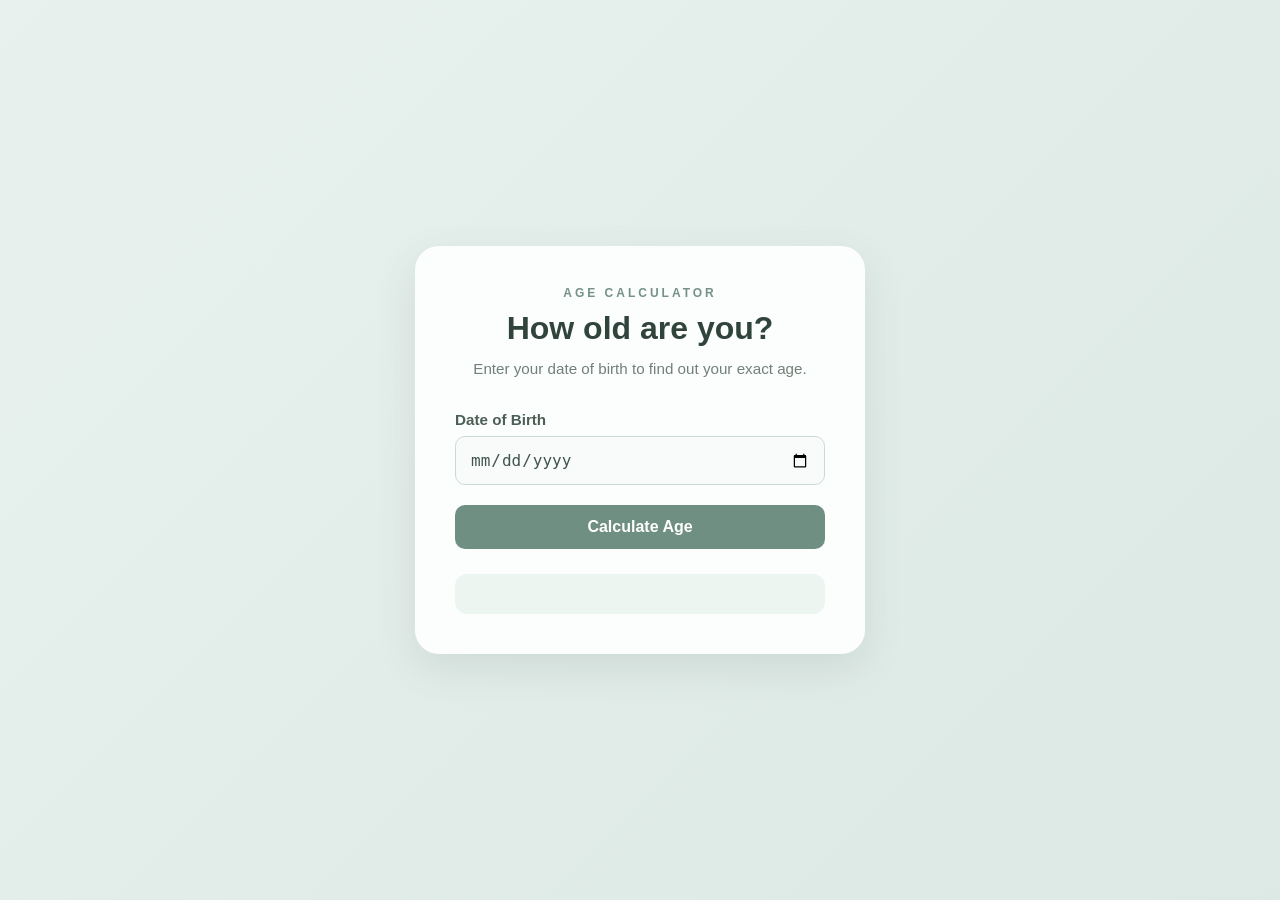
<file: age-calculator/index.html>
<!DOCTYPE html>
<html lang="en">
<head>
    <meta charset="UTF-8">
    <meta name="viewport" content="width=device-width, initial-scale=1.0">
    <title>Age Calculator</title>

    <link rel="stylesheet" href="style.css">
</head>
<body>

    <main class="calculator">

        <div class="intro">
            <p class="small-heading">AGE CALCULATOR</p>
            <h1>How old are you?</h1>
            <p class="description">
                Enter your date of birth to find out your exact age.
            </p>
        </div>

        <div class="input-group">
            <label for="birth-date">Date of Birth</label>
            <input type="date" id="birth-date">
        </div>

        <button id="calculate-button">Calculate Age</button>

        <div id="result" class="result"></div>

    </main>

    <script src="script.js"></script>
</body>
</html>
</file>
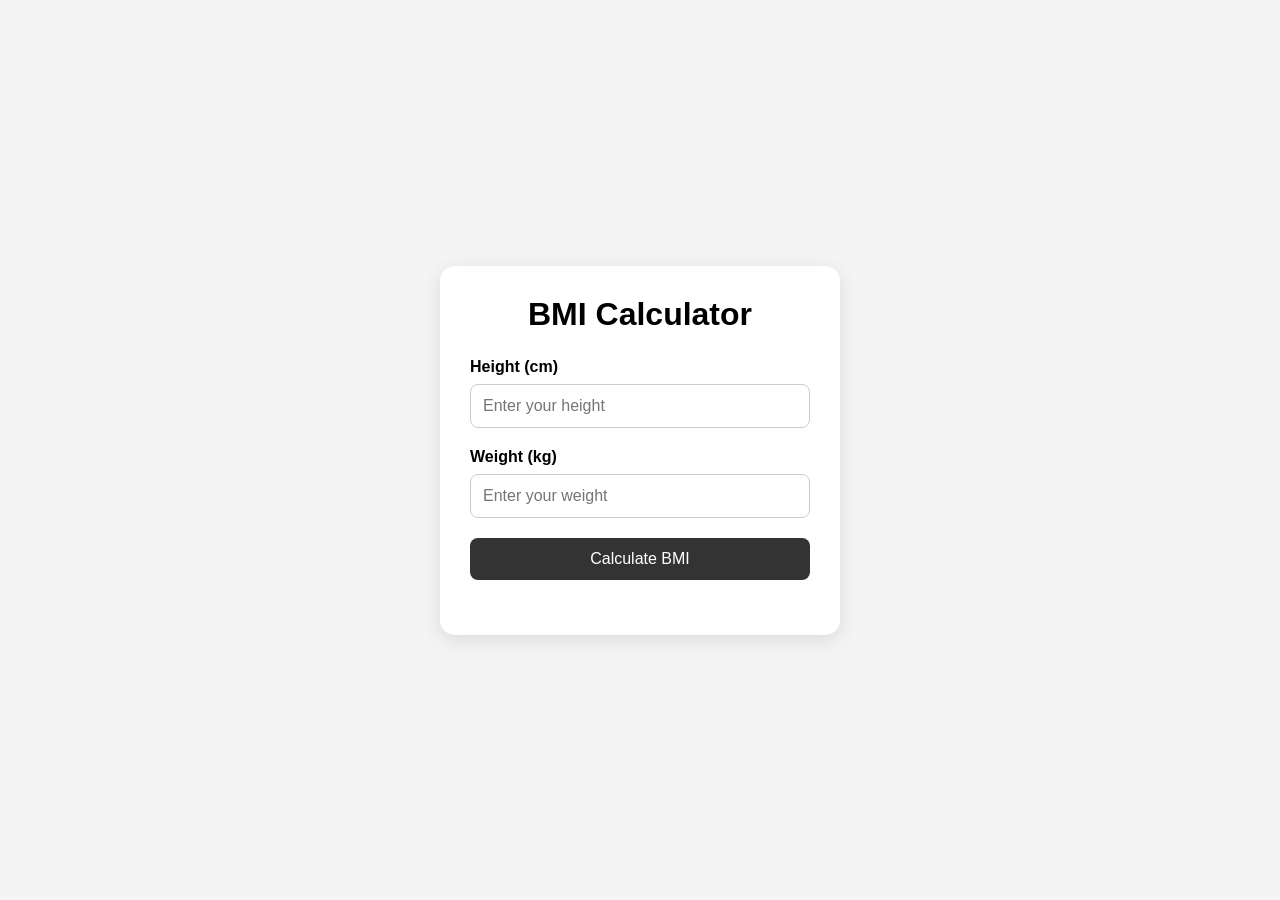
<file: bmi-calculator/index.html>
<!DOCTYPE html>
<html lang="en">
<head>
    <meta charset="UTF-8">
    <meta name="viewport" content="width=device-width, initial-scale=1.0">
    <title>BMI Calculator</title>

    <link rel="stylesheet" href="style.css">
</head>
<body>

    <main class="calculator">

        <h1>BMI Calculator</h1>

        <div class="input-group">
            <label for="height">Height (cm)</label>
            <input type="number" id="height" placeholder="Enter your height">
        </div>

        <div class="input-group">
            <label for="weight">Weight (kg)</label>
            <input type="number" id="weight" placeholder="Enter your weight">
        </div>

        <button id="calculate-button">Calculate BMI</button>

        <div id="result"></div>

    </main>

    <script src="script.js"></script>
</body>
</html>
</file>
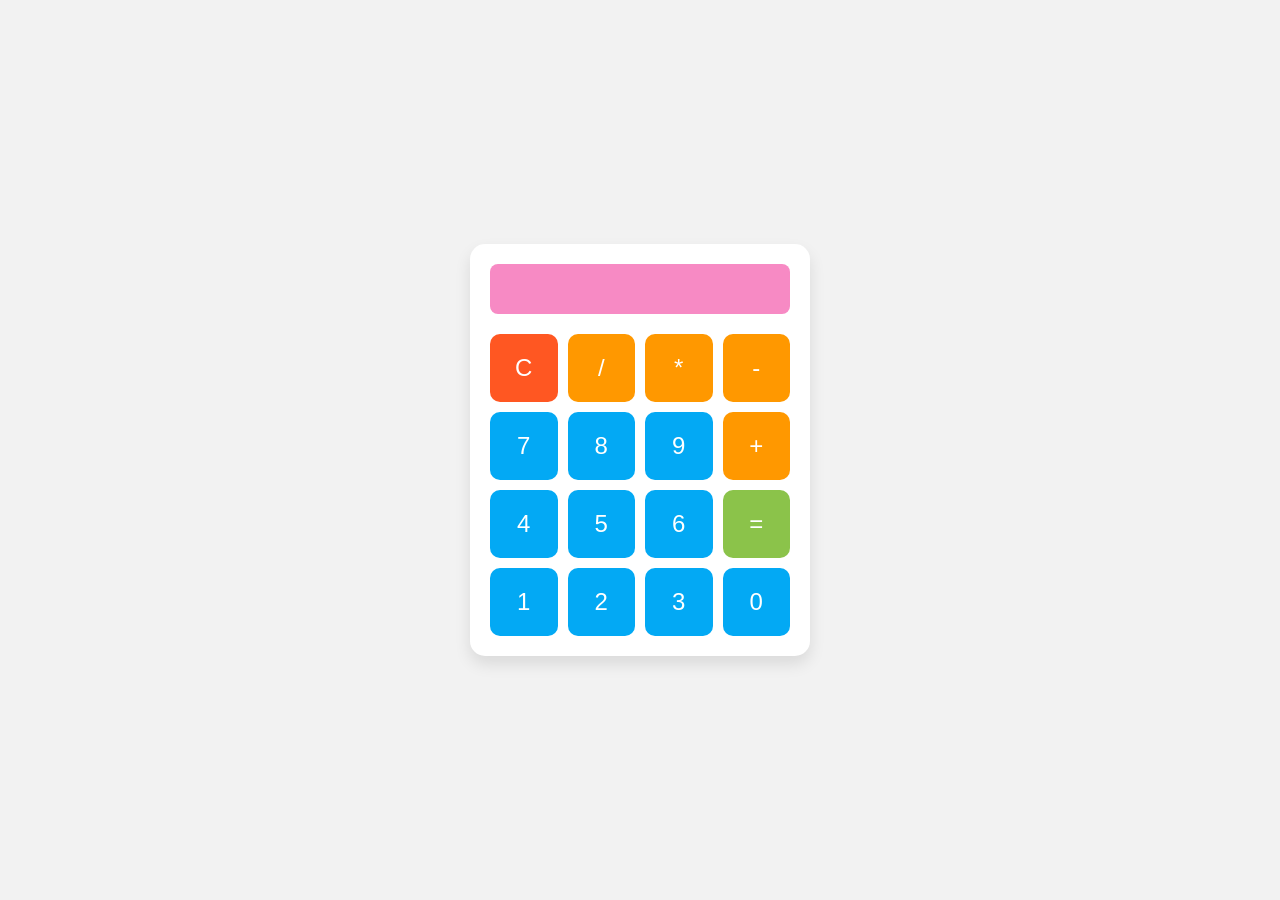
<file: Javascipt Calculator/index.html>
<html>
<head>
    <style>
        body {
            font-family: Arial, sans-serif;
            display: flex;
            justify-content: center;
            align-items: center;
            height: 100vh;
            background-color: #f2f2f2;
            margin: 0;
        }
        .calculator {
            width: 300px;
            background-color: #fff;
            border-radius: 15px;
            box-shadow: 0 8px 16px rgba(0, 0, 0, 0.1);
            padding: 20px;
        }
        .display {
            width: 100%;
            height: 50px;
            text-align: right;
            font-size: 1.5rem;
            padding: 10px;
            margin-bottom: 20px;
            border: none;
            background-color: #f78ac4;
            border-radius: 8px;
            color: #333;
        }
        .buttons {
            display: grid;
            grid-template-columns: repeat(4, 1fr);
            gap: 10px;
        }
        .button {
            background-color: #03a9f4;
            border: none;
            font-size: 1.5rem;
            padding: 20px;
            cursor: pointer;
            border-radius: 10px;
            transition: background-color 0.3s, transform 0.2s;
            color: white;
        }
        .button:hover {
            background-color: #0288d1;
            transform: scale(1.1);
        }
        .button:active {
            transform: scale(0.95);
        }
        .button.clear {
            background-color: #ff5722;
        }
        .button.clear:hover {
            background-color: #e64a19;
        }
        .button.equal {
            background-color: #8bc34a;
        }
        .button.equal:hover {
            background-color: #689f38;
        }
        .button.operator {
            background-color: #ff9800;
        }
        .button.operator:hover {
            background-color: #f57c00;
        }
    </style>
</head>
<body>
    <div class="calculator">
        <input type="text" id="display" class="display" disabled>
        <div class="buttons">
            <button class="button clear" onclick="clearDisplay()">C</button>
            <button class="button operator" onclick="appendOperation('/')">/</button>
            <button class="button operator" onclick="appendOperation('*')">*</button>
            <button class="button operator" onclick="appendOperation('-')">-</button>

            <button class="button" onclick="appendNumber('7')">7</button>
            <button class="button" onclick="appendNumber('8')">8</button>
            <button class="button" onclick="appendNumber('9')">9</button>
            <button class="button operator" onclick="appendOperation('+')">+</button>

            <button class="button" onclick="appendNumber('4')">4</button>
            <button class="button" onclick="appendNumber('5')">5</button>
            <button class="button" onclick="appendNumber('6')">6</button>
            <button class="button equal" onclick="calculate()">=</button>

            <button class="button" onclick="appendNumber('1')">1</button>
            <button class="button" onclick="appendNumber('2')">2</button>
            <button class="button" onclick="appendNumber('3')">3</button>
            <button class="button" onclick="appendNumber('0')">0</button>
        </div>
    </div>

    <script>
        let currentInput = '';
        let currentOperation = '';
        let previousInput = '';

        function appendNumber(number) {
            currentInput += number;
            document.getElementById('display').value = `${previousInput} ${currentOperation} ${currentInput}`;
        }

        function appendOperation(operation) {
            if (currentInput === '') return;
            if (previousInput !== '') {
                calculate(); // Calculate the previous operation before appending a new one
            }
            currentOperation = operation;
            previousInput = currentInput;
            currentInput = '';
            document.getElementById('display').value = `${previousInput} ${currentOperation}`;
        }

        function calculate() {
            if (previousInput === '' || currentInput === '') return;
            let result;
            let prev = parseFloat(previousInput);
            let current = parseFloat(currentInput);

            switch (currentOperation) {
                case '+':
                    result = prev + current;
                    break;
                case '-':
                    result = prev - current;
                    break;
                case '*':
                    result = prev * current;
                    break;
                case '/':
                    if (current === 0) {
                        alert("Cannot divide by zero");
                        return;
                    }
                    result = prev / current;
                    break;
                default:
                    return;
            }

            currentInput = result.toString();
            currentOperation = '';
            previousInput = '';
            document.getElementById('display').value = currentInput;
        }

        function clearDisplay() {
            currentInput = '';
            previousInput = '';
            currentOperation = '';
            document.getElementById('display').value = '';
        }
    </script>
</body>
</html>
</file>
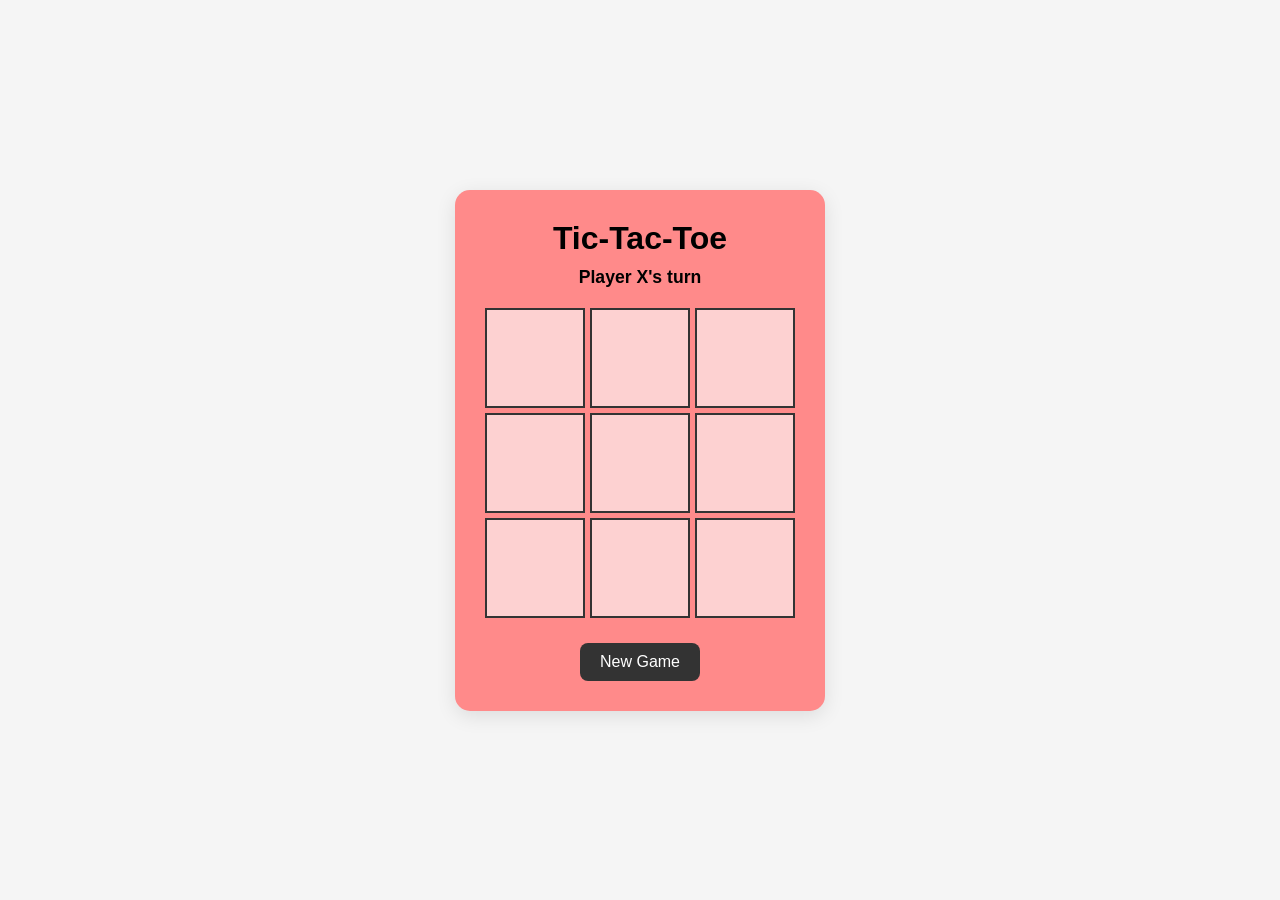
<file: tic-tac-toe-javascript/index.html>
<!DOCTYPE html>
<html lang="en">
<head>
    <meta charset="UTF-8">
    <meta name="viewport" content="width=device-width, initial-scale=1.0">
    <title>Tic-Tac-Toe</title>

    <link rel="stylesheet" href="style.css">
</head>
<body>

    <main class="game-container">

        <h1>Tic-Tac-Toe</h1>

        <p id="status">Player X's turn</p>

        <div class="game-board">
            <button class="cell" data-index="0"></button>
            <button class="cell" data-index="1"></button>
            <button class="cell" data-index="2"></button>

            <button class="cell" data-index="3"></button>
            <button class="cell" data-index="4"></button>
            <button class="cell" data-index="5"></button>

            <button class="cell" data-index="6"></button>
            <button class="cell" data-index="7"></button>
            <button class="cell" data-index="8"></button>
        </div>

        <button id="restart-button">New Game</button>

    </main>

    <script src="script.js"></script>
</body>
</html>
</file>
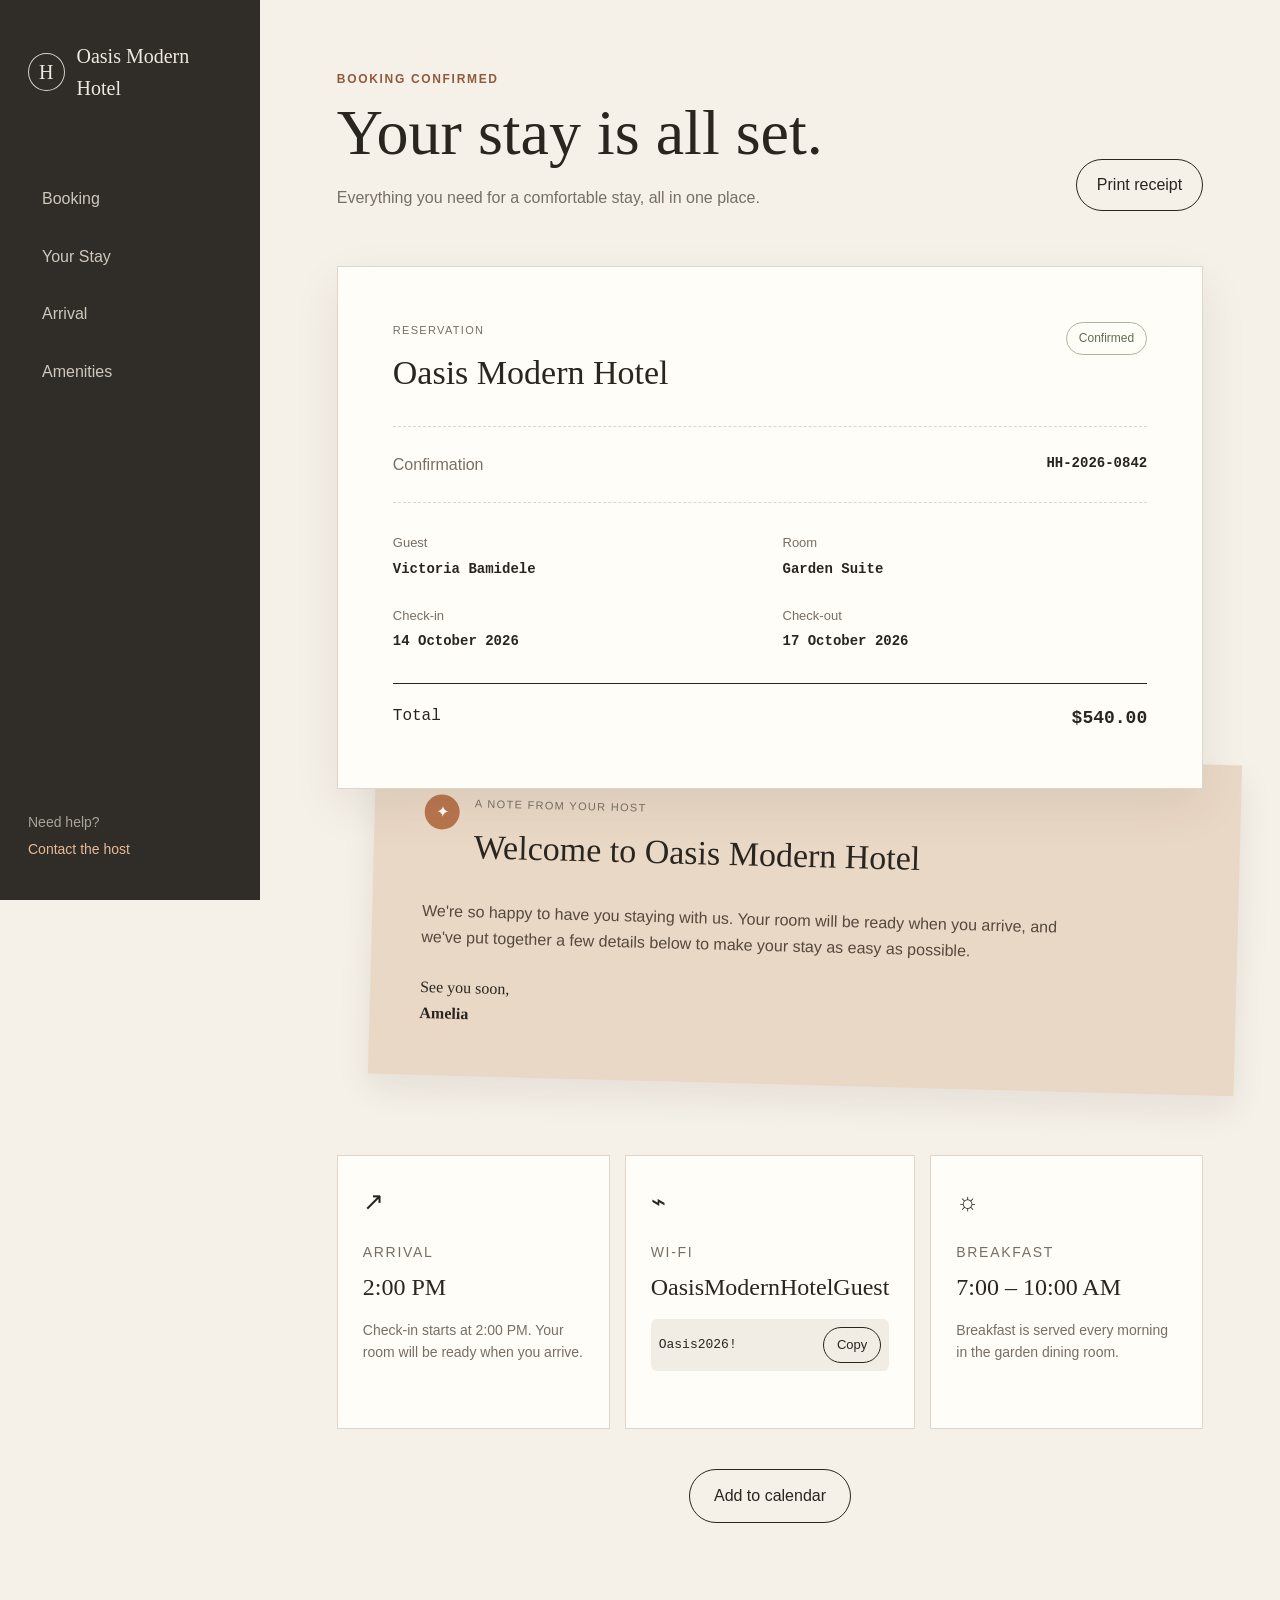
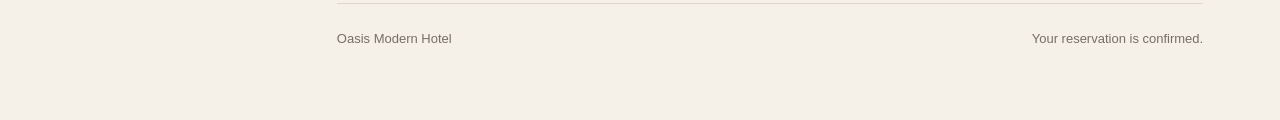
<file: frontend-projects/hotel-booking/index.html>
<!DOCTYPE html>
<html lang="en">
<head>
    <meta charset="UTF-8">
    <meta name="viewport" content="width=device-width, initial-scale=1.0">

    <title>Hotel Booking Confirmation</title>

    <link rel="stylesheet" href="style.css">
</head>

<body>

    <main class="booking-page">
                <!-- SIDEBAR -->

    <aside class="sidebar">

    <div class="brand">
        <span class="brand-mark">H</span>
        <span class="brand-name">Oasis Modern Hotel</span>
    </div>

    <button 
        class="menu-toggle" 
        id="menu-toggle"
        type="button"
        aria-label="Open navigation menu"
        aria-expanded="false"
    >
        ☰
    </button>

    <nav class="sidebar-nav" id="sidebar-nav" aria-label="Main navigation">
        <a href="#booking">Booking</a>
        <a href="#stay">Your Stay</a>
        <a href="#arrival">Arrival</a>
        <a href="#amenities">Amenities</a>
    </nav>

    <div class="sidebar-footer">
        <p>Need help?</p>
        <a href="mailto:hello@oasismodernhotel.com">
            Contact the host
        </a>
    </div>

    </aside>
            <!-- MAIN CONTENT -->

    <section class="booking-content" id="booking">

    <header class="page-header">
        <div>
            <p class="eyebrow">Booking confirmed</p>
            <h1>Your stay is all set.</h1>
            <p class="intro">
                Everything you need for a comfortable stay,
                all in one place.
            </p>
        </div>

        <button class="print-button" id="print-receipt" type="button">
            Print receipt
        </button>
    </header>
                <!-- CARD STACK -->

    <section class="card-stack" id="stay">

    <article class="receipt-card">

        <div class="receipt-header">
            <div>
                <p class="card-label">Reservation</p>
                <h2>Oasis Modern Hotel</h2>
            </div>

            <span class="confirmation-status">
                Confirmed
            </span>
        </div>

        <div class="confirmation-number">
            <span>Confirmation</span>
            <strong id="confirmation-number">
                HH-2026-0842
            </strong>
        </div>

        <div class="receipt-details">

            <div class="detail-item">
                <span>Guest</span>
                <strong id="guest-name">
                    Victoria Bamidele
                </strong>
            </div>

            <div class="detail-item">
                <span>Room</span>
                <strong id="room-type">
                    Garden Suite
                </strong>
            </div>

            <div class="detail-item">
                <span>Check-in</span>
                <strong id="check-in">
                    14 October 2026
                </strong>
            </div>

            <div class="detail-item">
                <span>Check-out</span>
                <strong id="check-out">
                    17 October 2026
                </strong>
            </div>

        </div>

        <div class="receipt-total">
            <span>Total</span>
            <strong id="booking-total">
                $540.00
            </strong>
        </div>

    </article>
                    <!-- HOST NOTE -->

    <article class="host-note">

    <div class="note-header">
        <span class="note-icon">✦</span>

        <div>
            <p class="card-label">A note from your host</p>
            <h2>Welcome to Oasis Modern Hotel</h2>
        </div>
    </div>

    <p class="host-message">
        We're so happy to have you staying with us.
        Your room will be ready when you arrive, and
        we've put together a few details below to make
        your stay as easy as possible.
    </p>

    <p class="host-signature">
        See you soon,<br>
        <strong>Amelia</strong>
    </p>
    </article>
    </section>
                    <!-- STAY INFORMATION -->

    <section class="stay-info" id="amenities">
                    <!-- ARRIVAL -->

    <article class="info-card" id="arrival">

        <span class="info-icon">↗</span>

        <div>
            <p class="info-label">Arrival</p>

            <h3>2:00 PM</h3>

            <p>
                Check-in starts at 2:00 PM.
                Your room will be ready when you arrive.
            </p>
        </div>

    </article>

                    <!-- WI-FI -->

    <article class="info-card">

        <span class="info-icon">⌁</span>

        <div>
            <p class="info-label">Wi-Fi</p>

            <h3 id="wifi-name">OasisModernHotelGuest</h3>

            <div class="wifi-password">

                <code id="wifi-password">
                    Oasis2026!
                </code>

                <button
                    type="button"
                    class="copy-button"
                    id="copy-wifi"
                    aria-label="Copy Wi-Fi password"
                >
                    Copy
                </button>

            </div>

            <p id="copy-message" class="copy-message" aria-live="polite"></p>

        </div>

    </article>

                    <!-- BREAKFAST -->

    <article class="info-card">

        <span class="info-icon">☼</span>

        <div>
            <p class="info-label">Breakfast</p>

            <h3>7:00 – 10:00 AM</h3>

            <p>
                Breakfast is served every morning
                in the garden dining room.
            </p>
        </div>

    </article>
    </section>
                    <!-- ACTIONS -->

    <div class="booking-actions">

    <button 
        type="button" 
        class="calendar-button"
        id="add-calendar"
    >
        Add to calendar
    </button>
     </div>
                 <!-- FOOTER -->

     <footer class="page-footer">

    <p>
       Oasis Modern Hotel
    </p>

    <p>
        Your reservation is confirmed.
    </p>

     </footer>

    </main>
    <script src="script.js"></script>

</body>
</html>
</file>
<file: age-calculator/style.css>
* {
    box-sizing: border-box;
    margin: 0;
    padding: 0;
}

body {
    font-family: Arial, sans-serif;
    min-height: 100vh;

    display: flex;
    justify-content: center;
    align-items: center;

    background: linear-gradient(135deg, #e8f1ed, #dce9e5);
    color: #33443d;
}

.calculator {
    width: 90%;
    max-width: 450px;
    padding: 40px;

    background-color: rgba(255, 255, 255, 0.9);
    border-radius: 24px;

    box-shadow: 0 15px 40px rgba(70, 90, 80, 0.12);
}

.intro {
    text-align: center;
    margin-bottom: 30px;
}

.small-heading {
    font-size: 0.75rem;
    letter-spacing: 3px;
    color: #759287;
    font-weight: bold;
    margin-bottom: 10px;
}

h1 {
    font-size: 2rem;
    margin-bottom: 10px;
    color: #30443b;
}

.description {
    color: #718078;
    line-height: 1.6;
    font-size: 0.95rem;
}

.input-group {
    margin-bottom: 20px;
}

label {
    display: block;
    margin-bottom: 8px;
    font-size: 0.95rem;
    font-weight: bold;
    color: #4b5f56;
}

input {
    width: 100%;
    padding: 13px 14px;

    border: 1px solid #cbdad4;
    border-radius: 10px;

    background-color: #f8fbfa;
    color: #40544b;

    font-size: 1rem;
    outline: none;
}

input:focus {
    border-color: #8ca99d;
    box-shadow: 0 0 0 3px rgba(140, 169, 157, 0.15);
}

#calculate-button {
    width: 100%;
    padding: 13px;

    border: none;
    border-radius: 10px;

    background-color: #6f8f82;
    color: white;

    font-size: 1rem;
    font-weight: bold;

    cursor: pointer;
    transition: 0.2s ease;
}

#calculate-button:hover {
    background-color: #5e7d71;
}

.result {
    margin-top: 25px;
    padding: 20px;

    border-radius: 12px;
    background-color: #edf5f1;

    text-align: center;
    color: #496158;

    font-size: 1rem;
    line-height: 1.6;
}

@media (max-width: 500px) {
    .calculator {
        padding: 30px 25px;
    }

    h1 {
        font-size: 1.7rem;
    }
}
</file>
<file: bmi-calculator/style.css>
* {
    box-sizing: border-box;
    margin: 0;
    padding: 0;
}

body {
    font-family: Arial, sans-serif;
    background-color: #f4f4f4;
    min-height: 100vh;

    display: flex;
    justify-content: center;
    align-items: center;
}

.calculator {
    background-color: white;
    width: 90%;
    max-width: 400px;
    padding: 30px;
    border-radius: 15px;
    box-shadow: 0 5px 20px rgba(0, 0, 0, 0.1);
}

h1 {
    text-align: center;
    margin-bottom: 25px;
}

.input-group {
    margin-bottom: 20px;
}

label {
    display: block;
    margin-bottom: 8px;
    font-weight: bold;
}

input {
    width: 100%;
    padding: 12px;
    border: 1px solid #ccc;
    border-radius: 8px;
    font-size: 1rem;
}

#calculate-button {
    width: 100%;
    padding: 12px;
    border: none;
    border-radius: 8px;
    background-color: #333;
    color: white;
    font-size: 1rem;
    cursor: pointer;
}

#calculate-button:hover {
    background-color: #555;
}

#result {
    margin-top: 25px;
    text-align: center;
    font-size: 1.1rem;
    font-weight: bold;
}
</file>
<file: tic-tac-toe-javascript/style.css>
* {
    box-sizing: border-box;
    margin: 0;
    padding: 0;
}

body {
    font-family: Arial, sans-serif;
    background-color: #f5f5f5;
    min-height: 100vh;

    display: flex;
    justify-content: center;
    align-items: center;
}

.game-container {
    text-align: center;
    background-color: rgb(255, 138, 138);
    padding: 30px;
    border-radius: 15px;
    box-shadow: 0 5px 20px rgba(0, 0, 0, 0.1);
}

h1 {
    margin-bottom: 10px;
    font-size: 2rem;
}

#status {
    margin-bottom: 20px;
    font-size: 1.1rem;
    font-weight: bold;
}

.game-board {
    display: grid;
    grid-template-columns: repeat(3, 100px);
    grid-template-rows: repeat(3, 100px);
    gap: 5px;
    margin-bottom: 25px;
}

.cell {
    background-color: #fdd1d1;
    border: 2px solid #333;
    font-size: 2.5rem;
    font-weight: bold;
    cursor: pointer;

    display: flex;
    justify-content: center;
    align-items: center;
}

.cell:hover {
    background-color: #dddddd;
}

#restart-button {
    padding: 10px 20px;
    border: none;
    border-radius: 8px;
    background-color: #333;
    color: white;
    font-size: 1rem;
    cursor: pointer;
}

#restart-button:hover {
    background-color: #e9d7d7;
}

@media (max-width: 400px) {
    .game-board {
        grid-template-columns: repeat(3, 80px);
        grid-template-rows: repeat(3, 80px);
    }

    .cell {
        font-size: 2rem;
    }

    .game-container {
        padding: 20px;
    }
}
</file>
<file: frontend-projects/hotel-booking/style.css>
/* =========================================
   1. RESET & GLOBAL STYLES
   ========================================= */

* {
    margin: 0;
    padding: 0;
    box-sizing: border-box;
}

:root {
    --cream: #f5f0e8;
    --paper: #fffdf8;
    --ink: #29251f;
    --muted: #766f64;
    --brown: #65584b;
    --accent: #b8754d;
    --accent-dark: #915b3b;
    --line: #ded6ca;
    --sidebar: #302d29;
    --sidebar-text: #eee8df;
}

html {
    scroll-behavior: smooth;
}

body {
    background: var(--cream);
    color: var(--ink);
    font-family: Arial, Helvetica, sans-serif;
    line-height: 1.6;
}

button,
a {
    font: inherit;
}

button {
    cursor: pointer;
}

a {
    color: inherit;
    text-decoration: none;
}


/* =========================================
   2. MAIN PAGE LAYOUT
   ========================================= */

.booking-page {
    min-height: 100vh;
    display: grid;
    grid-template-columns: 260px 1fr;
}


/* =========================================
   3. SIDEBAR
   ========================================= */

.sidebar {
    min-height: 100vh;
    background: var(--sidebar);
    color: var(--sidebar-text);
    padding: 40px 28px;
    display: flex;
    flex-direction: column;
    position: sticky;
    top: 0;
    height: 100vh;
}

.brand {
    display: flex;
    align-items: center;
    gap: 12px;
    margin-bottom: 70px;
}

.brand-mark {
    width: 38px;
    height: 38px;
    border: 1px solid #d8cfc3;
    border-radius: 50%;
    display: grid;
    place-items: center;
    font-family: Georgia, serif;
    font-size: 20px;
}

.brand-name {
    font-family: Georgia, "Times New Roman", serif;
    font-size: 20px;
}

.sidebar-nav {
    display: flex;
    flex-direction: column;
    gap: 8px;
}

.sidebar-nav a {
    padding: 12px 14px;
    border-radius: 8px;
    color: #cfc7bd;
    transition:
        background 0.2s ease,
        color 0.2s ease;
}

.sidebar-nav a:hover,
.sidebar-nav a:focus-visible {
    background: rgba(255, 255, 255, 0.08);
    color: white;
    outline: none;
}

.sidebar-footer {
    margin-top: auto;
    color: #aaa198;
    font-size: 14px;
}

.sidebar-footer p {
    margin-bottom: 4px;
}

.sidebar-footer a {
    color: #e7b994;
}

.sidebar-footer a:hover,
.sidebar-footer a:focus-visible {
    text-decoration: underline;
    outline: none;
}


/* =========================================
   4. MOBILE MENU BUTTON
   ========================================= */

.menu-toggle {
    display: none;
    border: 0;
    background: transparent;
    color: white;
    font-size: 28px;
    padding: 5px;
}

.menu-toggle:hover,
.menu-toggle:focus-visible {
    opacity: 0.75;
    outline: 2px solid #e7b994;
    outline-offset: 3px;
}


/* =========================================
   5. MAIN CONTENT
   ========================================= */

.booking-content {
    width: min(1100px, 100%);
    padding: 70px clamp(25px, 6vw, 90px);
    margin: 0 auto;
}

.page-header {
    display: flex;
    justify-content: space-between;
    align-items: flex-end;
    gap: 30px;
    margin-bottom: 55px;
}

.eyebrow {
    color: var(--accent-dark);
    text-transform: uppercase;
    letter-spacing: 0.14em;
    font-size: 12px;
    font-weight: bold;
    margin-bottom: 12px;
}

.page-header h1 {
    font-family: Georgia, "Times New Roman", serif;
    font-weight: normal;
    font-size: clamp(40px, 5vw, 68px);
    line-height: 1;
    max-width: 650px;
}

.intro {
    color: var(--muted);
    max-width: 550px;
    margin-top: 20px;
    font-size: 16px;
}


/* =========================================
   6. BUTTONS
   ========================================= */

.print-button,
.calendar-button,
.copy-button {
    border: 1px solid var(--ink);
    background: transparent;
    color: var(--ink);
    border-radius: 50px;
    transition:
        background 0.2s ease,
        color 0.2s ease,
        transform 0.2s ease;
}

.print-button {
    padding: 12px 20px;
    white-space: nowrap;
}

.print-button:hover,
.print-button:focus-visible,
.calendar-button:hover,
.calendar-button:focus-visible {
    background: var(--ink);
    color: white;
    transform: translateY(-2px);
    outline: none;
}

.copy-button {
    padding: 7px 13px;
    font-size: 13px;
}

.copy-button:hover,
.copy-button:focus-visible {
    background: var(--ink);
    color: white;
    outline: none;
}


/* =========================================
   7. CARD STACK
   ========================================= */

.card-stack {
    position: relative;
    max-width: 900px;
    margin: 0 auto;
}


/* =========================================
   8. RECEIPT CARD
   ========================================= */

.receipt-card {
    background: var(--paper);
    border: 1px solid var(--line);
    padding: clamp(25px, 5vw, 55px);
    position: relative;
    z-index: 3;
    box-shadow: 0 18px 45px rgba(47, 38, 28, 0.08);
    transition:
        transform 0.5s ease,
        box-shadow 0.5s ease;
}

.card-stack:hover .receipt-card {
    transform: translate(-18px, -10px) rotate(-2deg);
    box-shadow: 0 25px 50px rgba(47, 38, 28, 0.13);
}

.receipt-header {
    display: flex;
    justify-content: space-between;
    gap: 20px;
    padding-bottom: 25px;
    border-bottom: 1px dashed var(--line);
}

.card-label {
    color: var(--muted);
    text-transform: uppercase;
    letter-spacing: 0.12em;
    font-size: 11px;
    margin-bottom: 7px;
}

.receipt-header h2,
.host-note h2 {
    font-family: Georgia, "Times New Roman", serif;
    font-size: clamp(25px, 3vw, 34px);
    font-weight: normal;
}

.confirmation-status {
    color: #5b704e;
    border: 1px solid #a8b79c;
    border-radius: 50px;
    padding: 6px 12px;
    font-size: 12px;
    height: fit-content;
}

.confirmation-number {
    display: flex;
    justify-content: space-between;
    gap: 20px;
    padding: 25px 0;
    border-bottom: 1px dashed var(--line);
}

.confirmation-number span {
    color: var(--muted);
}

.confirmation-number strong {
    font-family: "Courier New", monospace;
    font-size: 14px;
}

.receipt-details {
    display: grid;
    grid-template-columns: repeat(2, 1fr);
    gap: 25px;
    padding: 30px 0;
}

.detail-item {
    display: flex;
    flex-direction: column;
    gap: 4px;
}

.detail-item span {
    color: var(--muted);
    font-size: 13px;
}

.detail-item strong {
    font-family: "Courier New", monospace;
    font-size: 14px;
}

.receipt-total {
    border-top: 1px solid var(--ink);
    padding-top: 20px;
    display: flex;
    justify-content: space-between;
    font-family: "Courier New", monospace;
}

.receipt-total strong {
    font-size: 18px;
}


/* =========================================
   9. HOST NOTE
   ========================================= */

.host-note {
    background: #ead8c6;
    padding: clamp(30px, 5vw, 50px);
    margin-top: -35px;
    margin-left: 35px;
    margin-right: -35px;
    position: relative;
    z-index: 2;
    transform: rotate(1.5deg);
    transition:
        transform 0.5s ease,
        box-shadow 0.5s ease;
    box-shadow: 0 15px 35px rgba(47, 38, 28, 0.08);
}

.card-stack:hover .host-note {
    transform: translate(20px, 20px) rotate(3deg);
}

.note-header {
    display: flex;
    align-items: flex-start;
    gap: 15px;
}

.note-icon {
    width: 35px;
    height: 35px;
    border-radius: 50%;
    background: var(--accent);
    color: white;
    display: grid;
    place-items: center;
    flex-shrink: 0;
}

.host-message {
    max-width: 650px;
    margin: 25px 0;
    color: #55483d;
}

.host-signature {
    font-family: Georgia, serif;
    font-size: 16px;
}


/* =========================================
   10. INFORMATION CARDS
   ========================================= */

.stay-info {
    display: grid;
    grid-template-columns: repeat(3, 1fr);
    gap: 15px;
    margin-top: 70px;
    position: relative;
    z-index: 4;
}

.info-card {
    background: var(--paper);
    border: 1px solid var(--line);
    padding: 25px;
    min-height: 230px;
    transition:
        transform 0.25s ease,
        box-shadow 0.25s ease;
}

.info-card:hover {
    transform: translateY(-5px);
    box-shadow: 0 12px 25px rgba(47, 38, 28, 0.08);
}

.info-icon {
    display: block;
    font-size: 25px;
    margin-bottom: 20px;
}

.info-label {
    text-transform: uppercase;
    letter-spacing: 0.12em;
    font-size: 11px;
    color: var(--muted);
}

.info-card h3 {
    font-family: Georgia, serif;
    font-weight: normal;
    font-size: 24px;
    margin: 5px 0 12px;
}

.info-card p {
    color: var(--muted);
    font-size: 14px;
}


/* =========================================
   11. WIFI
   ========================================= */

.wifi-password {
    display: flex;
    align-items: center;
    justify-content: space-between;
    gap: 10px;
    margin: 12px 0;
    background: #f1ece4;
    padding: 8px;
    border-radius: 6px;
}

.wifi-password code {
    font-family: "Courier New", monospace;
    font-size: 13px;
}

.copy-message {
    min-height: 20px;
    color: #58734d !important;
    font-size: 12px !important;
}


/* =========================================
   12. BOOKING ACTIONS
   ========================================= */

.booking-actions {
    display: flex;
    justify-content: center;
    margin-top: 40px;
}

.calendar-button {
    padding: 13px 24px;
}


/* =========================================
   13. FOOTER
   ========================================= */

.page-footer {
    display: flex;
    justify-content: space-between;
    gap: 20px;
    border-top: 1px solid var(--line);
    margin-top: 80px;
    padding-top: 25px;
    color: var(--muted);
    font-size: 13px;
}


/* =========================================
   14. RESPONSIVE TABLET
   ========================================= */

@media (max-width: 900px) {

    .booking-page {
        grid-template-columns: 210px 1fr;
    }

    .sidebar {
        padding: 30px 20px;
    }

    .stay-info {
        grid-template-columns: 1fr;
    }

    .info-card {
        min-height: auto;
    }

    .host-note {
        margin-right: 0;
    }

}


/* =========================================
   15. RESPONSIVE MOBILE
   ========================================= */

@media (max-width: 700px) {

    .booking-page {
        display: block;
    }

    .sidebar {
        min-height: auto;
        height: auto;
        position: relative;
        padding: 18px 20px;
        display: block;
    }

    .brand {
        margin-bottom: 0;
    }

    .menu-toggle {
        display: block;
        position: absolute;
        top: 17px;
        right: 20px;
    }

    .sidebar-nav {
        display: none;
        margin-top: 20px;
    }

    .sidebar-nav.open {
        display: flex;
    }

    .sidebar-footer {
        display: none;
    }

    .booking-content {
        padding: 45px 20px;
    }

    .page-header {
        display: block;
        margin-bottom: 40px;
    }

    .page-header h1 {
        font-size: 43px;
    }

    .print-button {
        margin-top: 25px;
    }

    .receipt-details {
        grid-template-columns: 1fr;
        gap: 20px;
    }

    .receipt-header {
        display: block;
    }

    .confirmation-status {
        display: inline-block;
        margin-top: 15px;
    }

    .host-note {
        margin-left: 10px;
        margin-top: -20px;
    }

    .card-stack:hover .receipt-card {
        transform: translateY(-5px);
    }

    .card-stack:hover .host-note {
        transform: translate(5px, 10px) rotate(2deg);
    }

    .stay-info {
        margin-top: 55px;
    }

    .page-footer {
        flex-direction: column;
    }
}


/* =========================================
   16. ACCESSIBILITY
   ========================================= */

button:focus-visible,
a:focus-visible {
    outline: 2px solid var(--accent);
    outline-offset: 3px;
}


/* =========================================
   17. PRINT STYLES
   ========================================= */

@media print {

    body {
        background: white;
    }

    .sidebar,
    .print-button,
    .calendar-button,
    .copy-button,
    .page-footer,
    .booking-actions {
        display: none !important;
    }

    .booking-page {
        display: block;
    }

    .booking-content {
        width: 100%;
        padding: 0;
    }

    .page-header {
        margin-bottom: 30px;
    }

    .receipt-card {
        box-shadow: none;
        border: 1px solid #999;
    }

    .host-note {
        box-shadow: none;
    }

    .stay-info {
        break-inside: avoid;
    }
}
</file>
